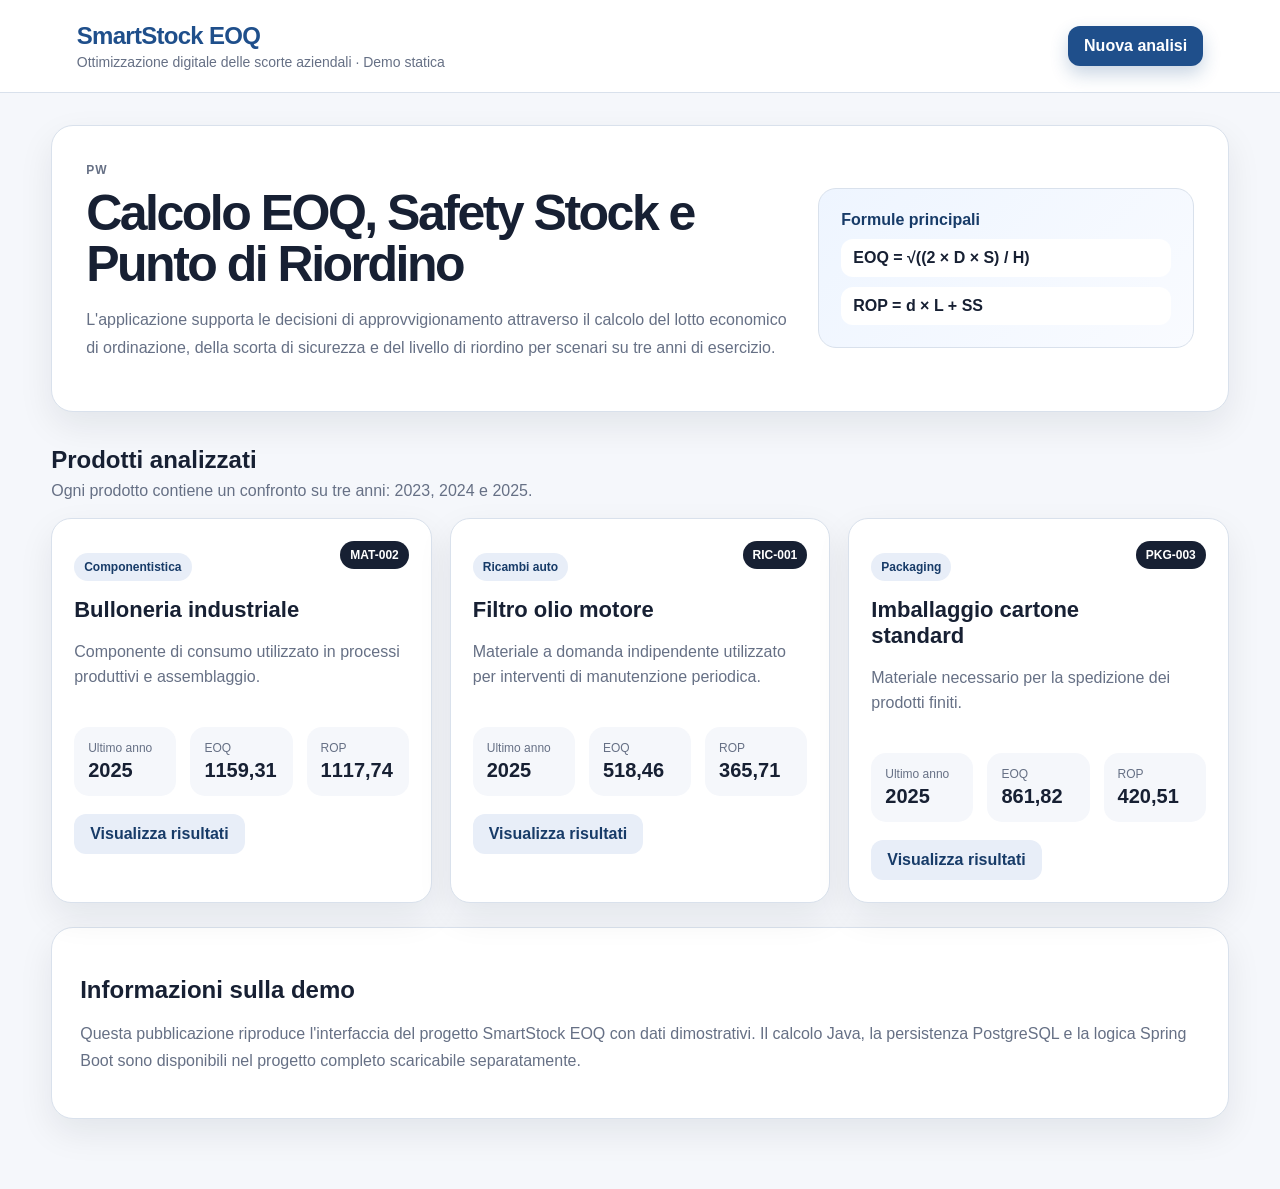
<file: index.html>
<!DOCTYPE html>
<html lang="it">
<head>
    <meta charset="UTF-8">
    <meta name="viewport" content="width=device-width, initial-scale=1.0">
    <meta name="description" content="Demo statica dell'interfaccia SmartStock EOQ">
    <title>SmartStock EOQ - Dashboard</title>
    <link rel="stylesheet" href="style.css">
</head>
<body>
<header class="topbar">
    <div>
        <span class="brand">SmartStock EOQ</span>
        <p class="subtitle">Ottimizzazione digitale delle scorte aziendali · Demo statica</p>
    </div>
    <a class="button button-primary" href="inserimento.html">Nuova analisi</a>
</header>

<main class="container">
    <section class="hero-card">
        <div>
            <p class="eyebrow">PW</p>
            <h1>Calcolo EOQ, Safety Stock e Punto di Riordino</h1>
            <p>
                L'applicazione supporta le decisioni di approvvigionamento attraverso il calcolo del lotto economico
                di ordinazione, della scorta di sicurezza e del livello di riordino per scenari su tre anni di esercizio.
            </p>
        </div>
        <div class="formula-box">
            <strong>Formule principali</strong>
            <span>EOQ = √((2 × D × S) / H)</span>
            <span>ROP = d × L + SS</span>
        </div>
    </section>

    <section class="section-header">
        <div>
            <h2>Prodotti analizzati</h2>
            <p>Ogni prodotto contiene un confronto su tre anni: 2023, 2024 e 2025.</p>
        </div>
    </section>

    <section class="grid cards-grid">
        <article class="card">
            <div class="card-header">
                <div>
                    <p class="tag">Componentistica</p>
                    <h3>Bulloneria industriale</h3>
                </div>
                <span class="code">MAT-002</span>
            </div>
            <p class="description">Componente di consumo utilizzato in processi produttivi e assemblaggio.</p>
            <div class="mini-stats">
                <div><span>Ultimo anno</span><strong>2025</strong></div>
                <div><span>EOQ</span><strong>1159,31</strong></div>
                <div><span>ROP</span><strong>1117,74</strong></div>
            </div>
            <div class="card-actions">
                <a class="button button-secondary" href="risultati.html">Visualizza risultati</a>
            </div>
        </article>

        <article class="card">
            <div class="card-header">
                <div>
                    <p class="tag">Ricambi auto</p>
                    <h3>Filtro olio motore</h3>
                </div>
                <span class="code">RIC-001</span>
            </div>
            <p class="description">Materiale a domanda indipendente utilizzato per interventi di manutenzione periodica.</p>
            <div class="mini-stats">
                <div><span>Ultimo anno</span><strong>2025</strong></div>
                <div><span>EOQ</span><strong>518,46</strong></div>
                <div><span>ROP</span><strong>365,71</strong></div>
            </div>
            <div class="card-actions">
                <a class="button button-secondary" href="risultati.html">Visualizza risultati</a>
            </div>
        </article>

        <article class="card">
            <div class="card-header">
                <div>
                    <p class="tag">Packaging</p>
                    <h3>Imballaggio cartone standard</h3>
                </div>
                <span class="code">PKG-003</span>
            </div>
            <p class="description">Materiale necessario per la spedizione dei prodotti finiti.</p>
            <div class="mini-stats">
                <div><span>Ultimo anno</span><strong>2025</strong></div>
                <div><span>EOQ</span><strong>861,82</strong></div>
                <div><span>ROP</span><strong>420,51</strong></div>
            </div>
            <div class="card-actions">
                <a class="button button-secondary" href="risultati.html">Visualizza risultati</a>
            </div>
        </article>
    </section>

    <section class="analysis-note">
        <h2>Informazioni sulla demo</h2>
        <p>
            Questa pubblicazione riproduce l'interfaccia del progetto SmartStock EOQ con dati dimostrativi.
            Il calcolo Java, la persistenza PostgreSQL e la logica Spring Boot sono disponibili nel progetto completo scaricabile separatamente.
        </p>
    </section>
</main>
</body>
</html>
</file>
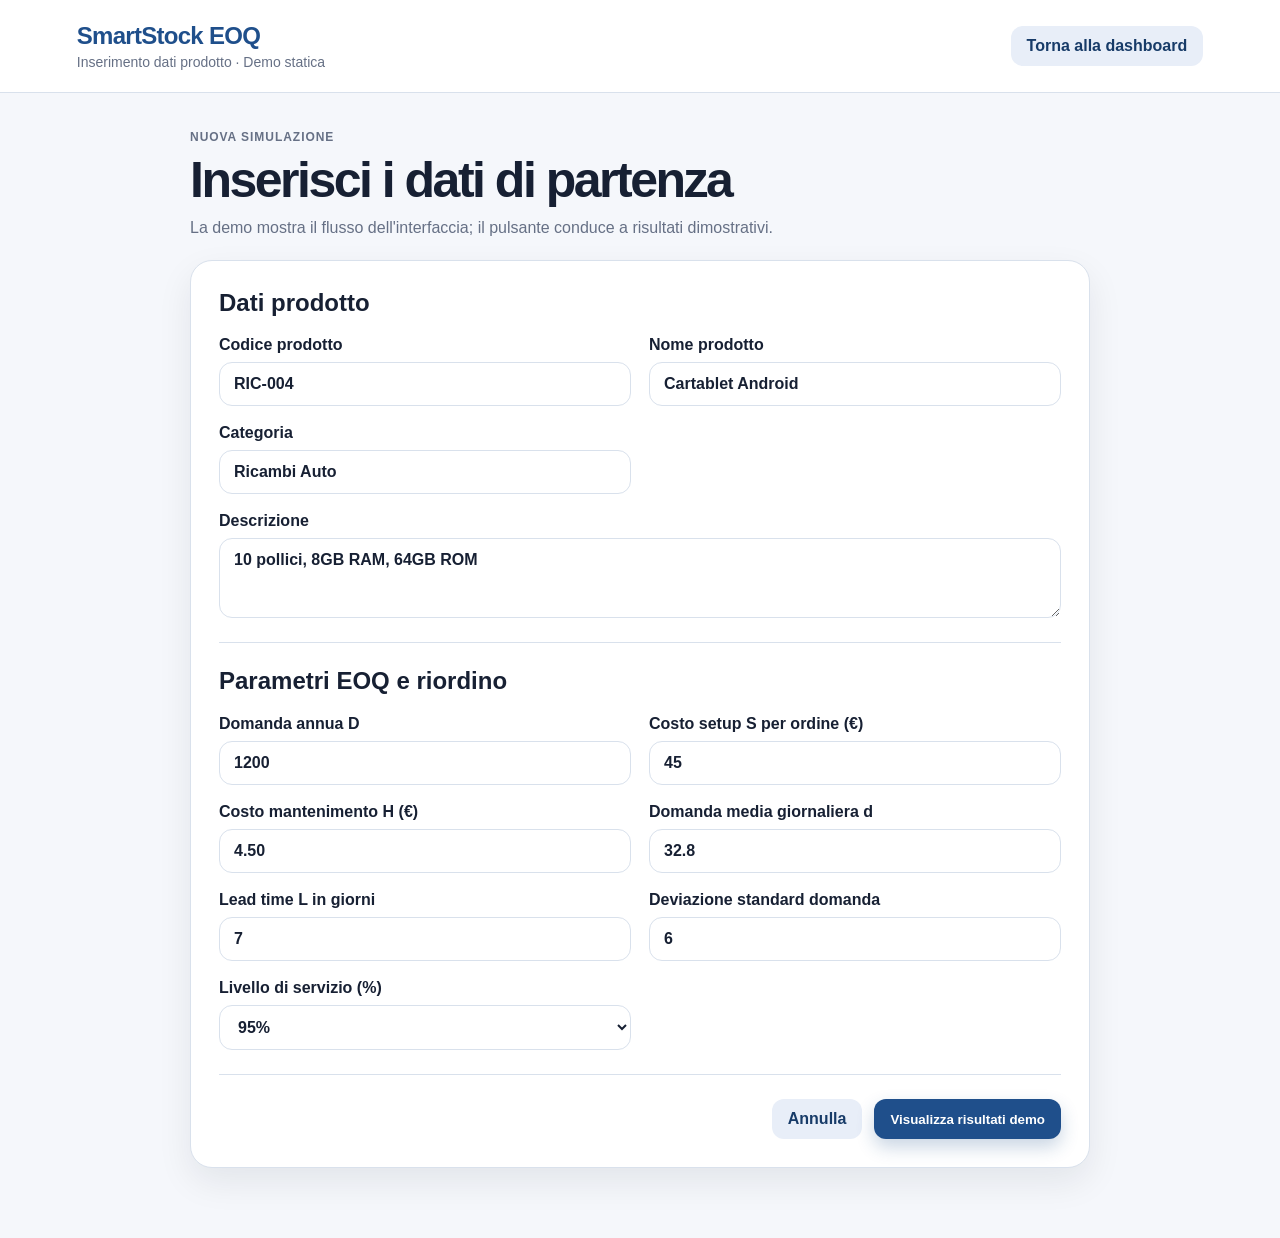
<file: inserimento.html>
<!DOCTYPE html>
<html lang="it">
<head>
    <meta charset="UTF-8">
    <meta name="viewport" content="width=device-width, initial-scale=1.0">
    <meta name="description" content="Demo del form SmartStock EOQ">
    <title>Nuova analisi - SmartStock EOQ</title>
    <link rel="stylesheet" href="style.css">
</head>
<body>
<header class="topbar">
    <div>
        <span class="brand">SmartStock EOQ</span>
        <p class="subtitle">Inserimento dati prodotto · Demo statica</p>
    </div>
    <a class="button button-secondary" href="index.html">Torna alla dashboard</a>
</header>

<main class="container narrow">
    <section class="page-title">
        <p class="eyebrow">Nuova simulazione</p>
        <h1>Inserisci i dati di partenza</h1>
        <p>La demo mostra il flusso dell'interfaccia; il pulsante conduce a risultati dimostrativi.</p>
    </section>

    <form class="form-card" id="demo-form">
        <div class="form-section">
            <h2>Dati prodotto</h2>
            <div class="form-grid">
                <label>
                    Codice prodotto
                    <input type="text" name="code" value="RIC-004" required>
                </label>
                <label>
                    Nome prodotto
                    <input type="text" name="name" value="Cartablet Android" required>
                </label>
                <label>
                    Categoria
                    <input type="text" name="category" value="Ricambi Auto">
                </label>
                <label class="full">
                    Descrizione
                    <textarea name="description" rows="3">10 pollici, 8GB RAM, 64GB ROM</textarea>
                </label>
            </div>
        </div>

        <div class="form-section">
            <h2>Parametri EOQ e riordino</h2>
            <div class="form-grid">
                <label>
                    Domanda annua D
                    <input type="number" step="0.01" name="annualDemand" value="1200" required>
                </label>
                <label>
                    Costo setup S per ordine (€)
                    <input type="number" step="0.01" name="setupCost" value="45" required>
                </label>
                <label>
                    Costo mantenimento H (€)
                    <input type="number" step="0.01" name="holdingCost" value="4.50" required>
                </label>
                <label>
                    Domanda media giornaliera d
                    <input type="number" step="0.01" name="averageDailyDemand" value="32.8" required>
                </label>
                <label>
                    Lead time L in giorni
                    <input type="number" name="leadTimeDays" value="7" required>
                </label>
                <label>
                    Deviazione standard domanda
                    <input type="number" step="0.01" name="demandStdDev" value="6" required>
                </label>
                <label>
                    Livello di servizio (%)
                    <select name="serviceLevel">
                        <option value="90">90%</option>
                        <option value="95" selected>95%</option>
                        <option value="98">98%</option>
                        <option value="99">99%</option>
                    </select>
                </label>
            </div>
        </div>

        <div class="form-actions">
            <a class="button button-secondary" href="index.html">Annulla</a>
            <button class="button button-primary" type="submit">Visualizza risultati demo</button>
        </div>
    </form>
</main>
<script>
    document.getElementById('demo-form').addEventListener('submit', function (event) {
        event.preventDefault();
        window.location.href = 'risultati.html';
    });
</script>
</body>
</html>
</file>
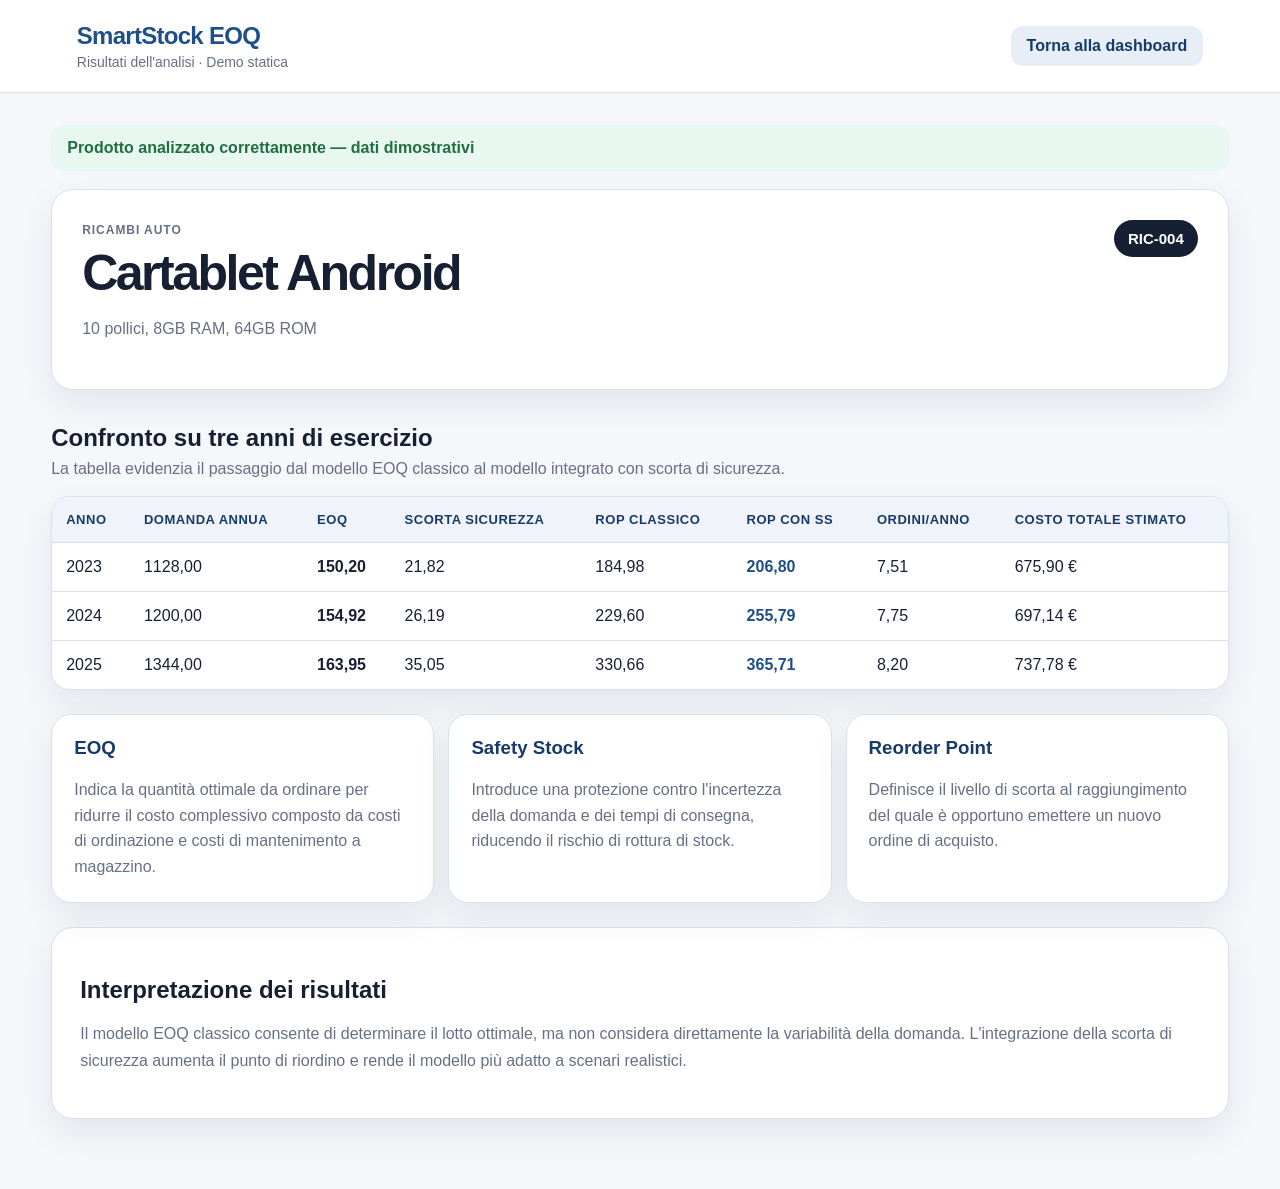
<file: risultati.html>
<!DOCTYPE html>
<html lang="it">
<head>
    <meta charset="UTF-8">
    <meta name="viewport" content="width=device-width, initial-scale=1.0">
    <meta name="description" content="Demo risultati SmartStock EOQ">
    <title>Risultati - SmartStock EOQ</title>
    <link rel="stylesheet" href="style.css">
</head>
<body>
<header class="topbar">
    <div>
        <span class="brand">SmartStock EOQ</span>
        <p class="subtitle">Risultati dell'analisi · Demo statica</p>
    </div>
    <a class="button button-secondary" href="index.html">Torna alla dashboard</a>
</header>

<main class="container">
    <div class="alert alert-success">Prodotto analizzato correttamente — dati dimostrativi</div>

    <section class="detail-header">
        <div>
            <p class="eyebrow">Ricambi auto</p>
            <h1>Cartablet Android</h1>
            <p>10 pollici, 8GB RAM, 64GB ROM</p>
        </div>
        <div class="code big">RIC-004</div>
    </section>

    <section class="section-header">
        <div>
            <h2>Confronto su tre anni di esercizio</h2>
            <p>La tabella evidenzia il passaggio dal modello EOQ classico al modello integrato con scorta di sicurezza.</p>
        </div>
    </section>

    <div class="table-wrapper">
        <table>
            <thead>
            <tr>
                <th>Anno</th>
                <th>Domanda annua</th>
                <th>EOQ</th>
                <th>Scorta sicurezza</th>
                <th>ROP classico</th>
                <th>ROP con SS</th>
                <th>Ordini/anno</th>
                <th>Costo totale stimato</th>
            </tr>
            </thead>
            <tbody>
            <tr>
                <td>2023</td><td>1128,00</td><td class="strong">150,20</td><td>21,82</td><td>184,98</td><td class="highlight">206,80</td><td>7,51</td><td>675,90 €</td>
            </tr>
            <tr>
                <td>2024</td><td>1200,00</td><td class="strong">154,92</td><td>26,19</td><td>229,60</td><td class="highlight">255,79</td><td>7,75</td><td>697,14 €</td>
            </tr>
            <tr>
                <td>2025</td><td>1344,00</td><td class="strong">163,95</td><td>35,05</td><td>330,66</td><td class="highlight">365,71</td><td>8,20</td><td>737,78 €</td>
            </tr>
            </tbody>
        </table>
    </div>

    <section class="result-grid">
        <article class="info-card">
            <h3>EOQ</h3>
            <p>Indica la quantità ottimale da ordinare per ridurre il costo complessivo composto da costi di ordinazione e costi di mantenimento a magazzino.</p>
        </article>
        <article class="info-card">
            <h3>Safety Stock</h3>
            <p>Introduce una protezione contro l'incertezza della domanda e dei tempi di consegna, riducendo il rischio di rottura di stock.</p>
        </article>
        <article class="info-card">
            <h3>Reorder Point</h3>
            <p>Definisce il livello di scorta al raggiungimento del quale è opportuno emettere un nuovo ordine di acquisto.</p>
        </article>
    </section>

    <section class="analysis-note">
        <h2>Interpretazione dei risultati</h2>
        <p>
            Il modello EOQ classico consente di determinare il lotto ottimale, ma non considera direttamente la variabilità della domanda.
            L'integrazione della scorta di sicurezza aumenta il punto di riordino e rende il modello più adatto a scenari realistici.
        </p>
    </section>
</main>
</body>
</html>
</file>
<file: style.css>
:root {
    --bg: #f5f7fb;
    --surface: #ffffff;
    --primary: #1f4f8b;
    --primary-dark: #173b68;
    --secondary: #e8eef8;
    --text: #172033;
    --muted: #667085;
    --border: #d9e1ec;
    --success-bg: #e8f7ef;
    --success-text: #216e45;
    --danger: #b42318;
    --danger-bg: #fff1f0;
    --shadow: 0 14px 35px rgba(15, 23, 42, 0.08);
}

* {
    box-sizing: border-box;
}

body {
    margin: 0;
    font-family: Arial, Helvetica, sans-serif;
    background: var(--bg);
    color: var(--text);
}

a {
    text-decoration: none;
}

.topbar {
    display: flex;
    justify-content: space-between;
    align-items: center;
    gap: 24px;
    padding: 22px 6vw;
    background: var(--surface);
    border-bottom: 1px solid var(--border);
    position: sticky;
    top: 0;
    z-index: 10;
}

.brand {
    display: block;
    color: var(--primary);
    font-size: 24px;
    font-weight: 800;
    letter-spacing: -0.03em;
}

.subtitle {
    margin: 4px 0 0;
    color: var(--muted);
    font-size: 14px;
}

.container {
    width: min(1180px, 92vw);
    margin: 32px auto 70px;
}

.container.narrow {
    width: min(900px, 92vw);
}

.hero-card,
.detail-header,
.form-card,
.empty-state,
.analysis-note {
    background: var(--surface);
    border: 1px solid var(--border);
    border-radius: 22px;
    box-shadow: var(--shadow);
}

.hero-card {
    display: grid;
    grid-template-columns: 1.5fr 0.8fr;
    gap: 28px;
    padding: 34px;
    align-items: center;
}

.hero-card h1,
.page-title h1,
.detail-header h1 {
    margin: 8px 0 12px;
    font-size: clamp(32px, 5vw, 50px);
    line-height: 1.02;
    letter-spacing: -0.05em;
}

.hero-card p,
.page-title p,
.detail-header p,
.analysis-note p {
    color: var(--muted);
    line-height: 1.7;
}

.eyebrow {
    margin: 0;
    color: var(--primary);
    font-weight: 700;
    text-transform: uppercase;
    letter-spacing: 0.08em;
    font-size: 12px;
}

.formula-box {
    display: grid;
    gap: 10px;
    padding: 22px;
    border-radius: 18px;
    background: linear-gradient(135deg, #eef5ff, #f9fbff);
    border: 1px solid var(--border);
}

.formula-box strong {
    color: var(--primary-dark);
}

.formula-box span {
    display: block;
    padding: 10px 12px;
    background: var(--surface);
    border-radius: 12px;
    font-weight: 700;
}

.section-header,
.page-title {
    margin: 34px 0 18px;
}

.section-header h2,
.page-title h1,
.analysis-note h2 {
    margin-bottom: 8px;
}

.section-header p,
.page-title p {
    margin-top: 0;
    color: var(--muted);
}

.grid {
    display: grid;
    gap: 18px;
}

.cards-grid {
    grid-template-columns: repeat(auto-fit, minmax(300px, 1fr));
}

.card,
.info-card {
    background: var(--surface);
    border: 1px solid var(--border);
    border-radius: 20px;
    padding: 22px;
    box-shadow: var(--shadow);
}

.card-header,
.card-actions,
.detail-header {
    display: flex;
    justify-content: space-between;
    gap: 16px;
    align-items: flex-start;
}

.card h3 {
    margin: 4px 0 0;
    font-size: 22px;
}

.tag,
.code {
    display: inline-flex;
    align-items: center;
    width: fit-content;
    border-radius: 999px;
    font-size: 12px;
    font-weight: 700;
    padding: 7px 10px;
}

.tag {
    background: var(--secondary);
    color: var(--primary-dark);
}

.code {
    background: #172033;
    color: #fff;
    white-space: nowrap;
}

.code.big {
    font-size: 15px;
    padding: 10px 14px;
}

.description {
    min-height: 70px;
    color: var(--muted);
    line-height: 1.6;
}

.mini-stats,
.result-grid {
    display: grid;
    gap: 14px;
}

.mini-stats {
    grid-template-columns: repeat(3, 1fr);
    margin: 18px 0;
}

.mini-stats div {
    padding: 14px;
    background: var(--bg);
    border-radius: 15px;
}

.mini-stats span {
    display: block;
    color: var(--muted);
    font-size: 12px;
}

.mini-stats strong {
    display: block;
    margin-top: 4px;
    font-size: 20px;
}

.card-actions {
    align-items: center;
}

.button {
    border: 0;
    border-radius: 12px;
    padding: 11px 16px;
    font-weight: 700;
    cursor: pointer;
    display: inline-flex;
    justify-content: center;
    align-items: center;
    transition: transform .15s ease, box-shadow .15s ease;
}

.button:hover {
    transform: translateY(-1px);
}

.button-primary {
    background: var(--primary);
    color: #fff;
    box-shadow: 0 8px 18px rgba(31, 79, 139, 0.24);
}

.button-secondary {
    background: var(--secondary);
    color: var(--primary-dark);
}

.button-danger {
    background: var(--danger-bg);
    color: var(--danger);
}

.alert {
    padding: 14px 16px;
    border-radius: 14px;
    margin-bottom: 18px;
    font-weight: 700;
}

.alert-success {
    background: var(--success-bg);
    color: var(--success-text);
}

.empty-state {
    text-align: center;
    padding: 42px;
}

.form-card {
    padding: 28px;
}

.form-section {
    padding-bottom: 24px;
    margin-bottom: 24px;
    border-bottom: 1px solid var(--border);
}

.form-section:last-of-type {
    border-bottom: 0;
}

.form-section h2 {
    margin-top: 0;
}

.form-grid {
    display: grid;
    grid-template-columns: repeat(2, minmax(0, 1fr));
    gap: 18px;
}

label {
    display: grid;
    gap: 8px;
    color: var(--text);
    font-weight: 700;
}

label.full {
    grid-column: 1 / -1;
}

input,
textarea,
select {
    width: 100%;
    border: 1px solid var(--border);
    border-radius: 13px;
    padding: 12px 14px;
    font: inherit;
    color: var(--text);
    background: #fff;
}

input:focus,
textarea:focus,
select:focus {
    outline: 3px solid rgba(31, 79, 139, 0.15);
    border-color: var(--primary);
}

.error {
    color: var(--danger);
    font-weight: 600;
}

.form-actions {
    display: flex;
    justify-content: flex-end;
    gap: 12px;
}

.detail-header {
    padding: 30px;
    align-items: flex-start;
}

.table-wrapper {
    overflow-x: auto;
    background: var(--surface);
    border: 1px solid var(--border);
    border-radius: 18px;
    box-shadow: var(--shadow);
}

table {
    width: 100%;
    border-collapse: collapse;
    min-width: 900px;
}

th,
td {
    padding: 15px 14px;
    text-align: left;
    border-bottom: 1px solid var(--border);
}

th {
    background: #f0f4fa;
    color: var(--primary-dark);
    font-size: 13px;
    text-transform: uppercase;
    letter-spacing: 0.04em;
}

tr:last-child td {
    border-bottom: 0;
}

.strong {
    font-weight: 800;
}

.highlight {
    color: var(--primary);
    font-weight: 800;
}

.result-grid {
    grid-template-columns: repeat(3, minmax(0, 1fr));
    margin-top: 24px;
}

.info-card h3 {
    margin-top: 0;
    color: var(--primary-dark);
}

.info-card p {
    margin-bottom: 0;
    color: var(--muted);
    line-height: 1.6;
}

.analysis-note {
    padding: 28px;
    margin-top: 24px;
}

@media (max-width: 760px) {
    .topbar,
    .card-header,
    .card-actions,
    .detail-header {
        flex-direction: column;
        align-items: stretch;
    }

    .hero-card,
    .form-grid,
    .result-grid {
        grid-template-columns: 1fr;
    }

    .mini-stats {
        grid-template-columns: 1fr;
    }

    .button {
        width: 100%;
    }
}
</file>
